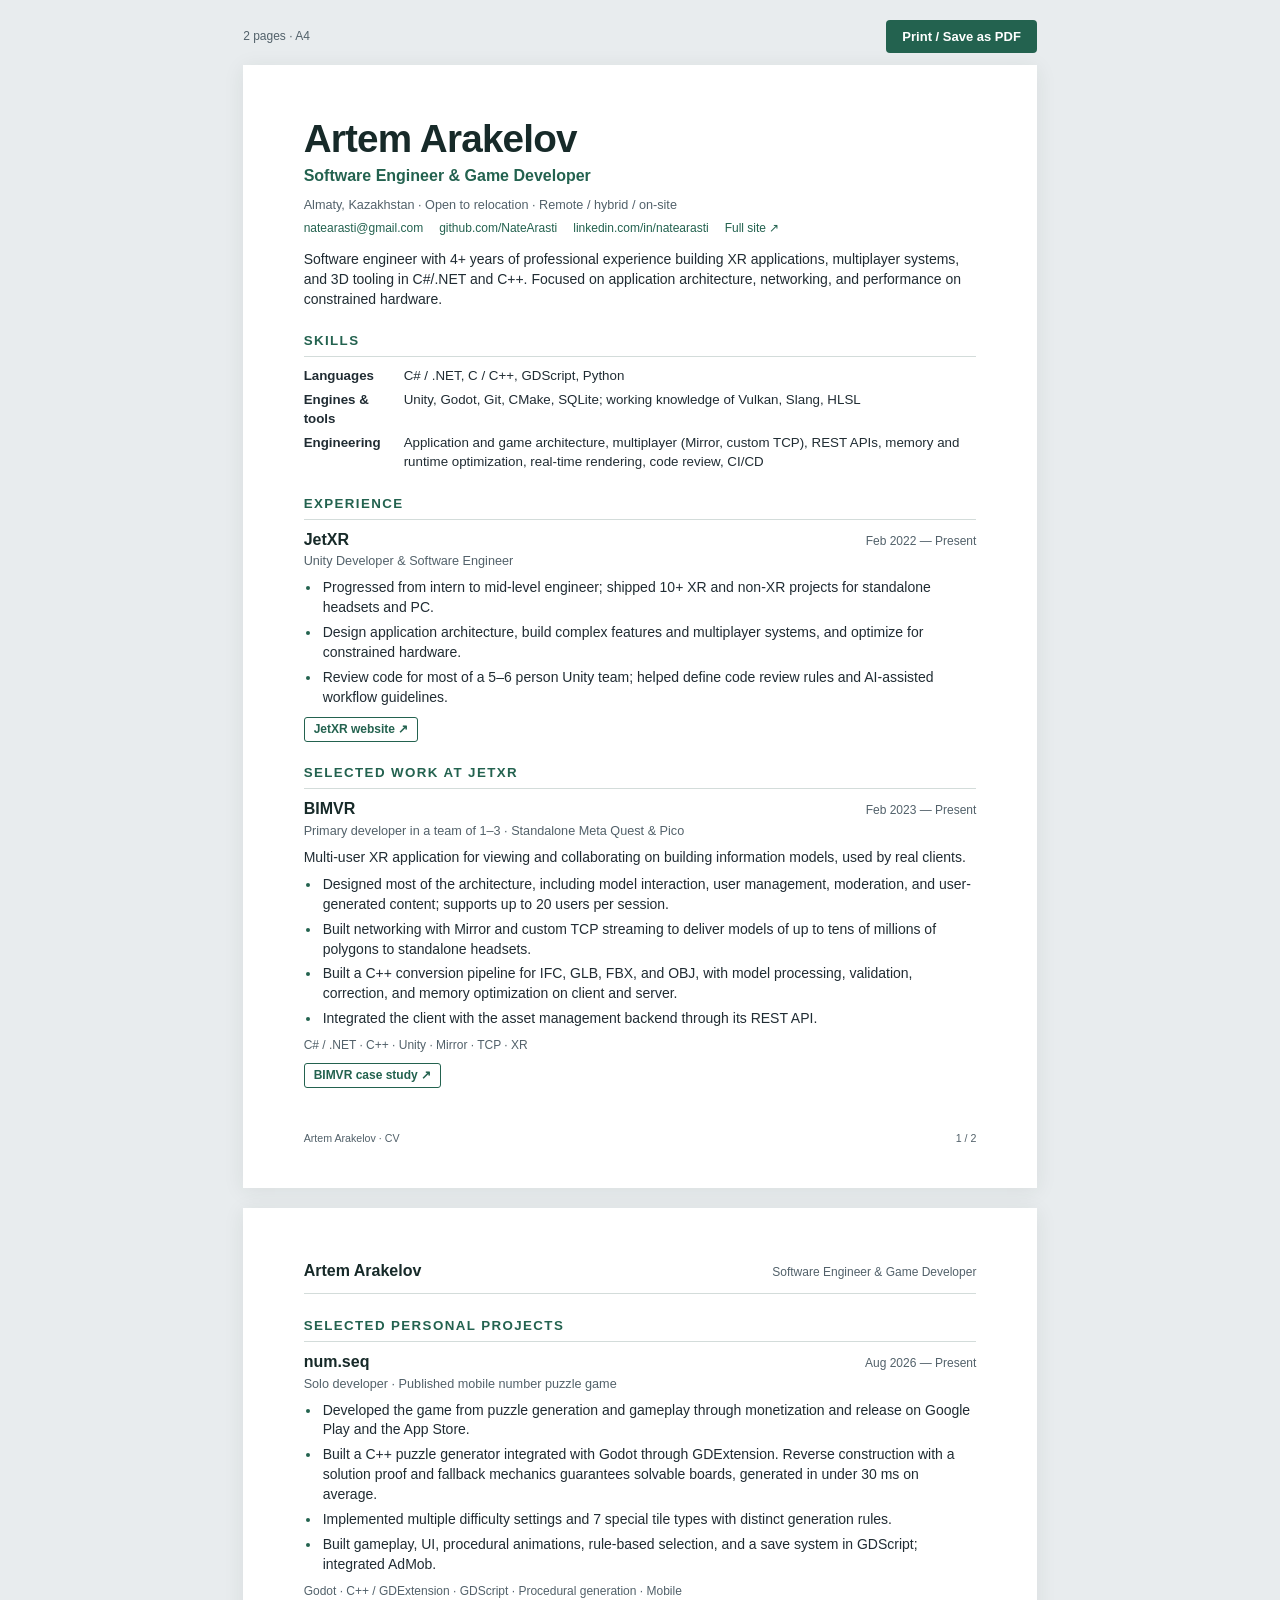
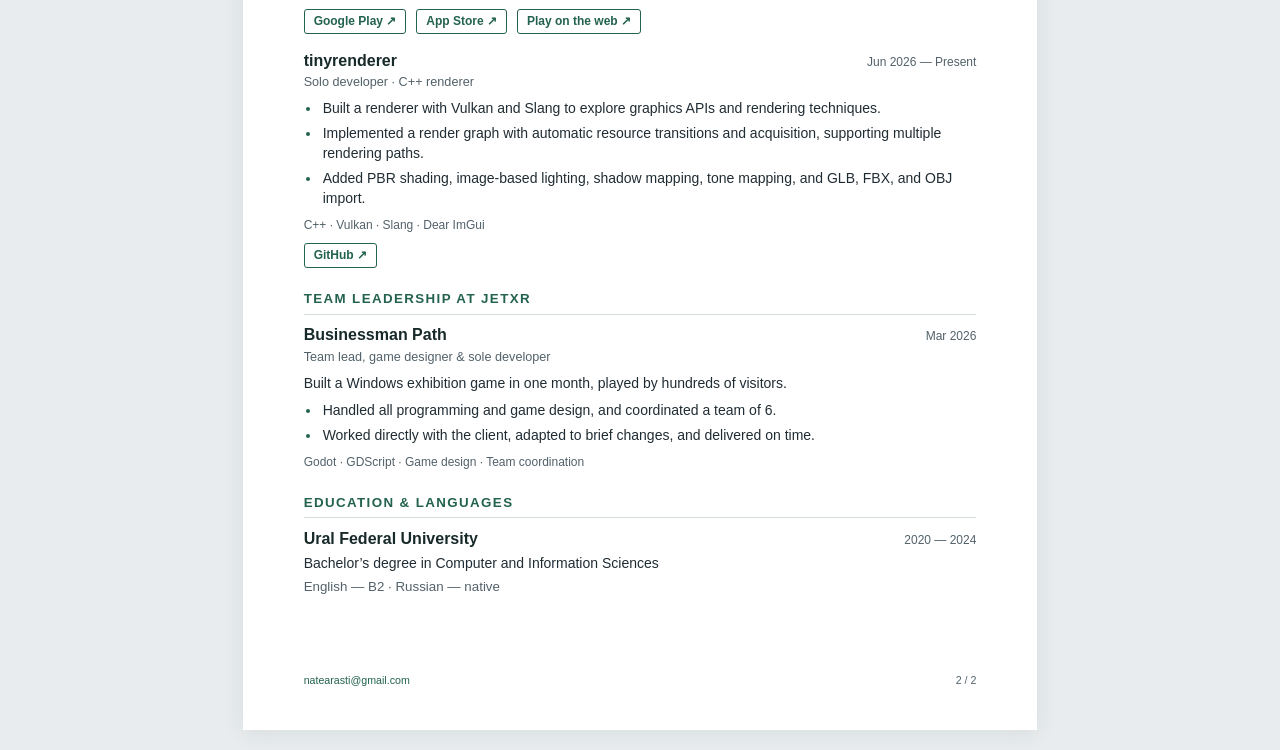
<file: cv.html>
<!DOCTYPE html>
<html lang="en">
  <head>
    <meta charset="UTF-8">
    <meta name="viewport" content="width=device-width, initial-scale=1.0">
    <meta name="color-scheme" content="light">
    <title>Artem Arakelov — CV</title>
    <style>
      :root {
        color-scheme: light;
        font-family: Arial, Helvetica, sans-serif;
        color: #202c33;
        background: #e8ecee;
        font-size: 10.5pt;
        line-height: 1.42;
        --accent: #23624f;
        --muted: #52616a;
        --rule: #d3dcda;
      }

      * { box-sizing: border-box; }
      body { margin: 0; }
      h1, h2, h3, p, dl, dd { margin: 0; }
      a { color: var(--accent); text-decoration: none; }
      a:hover { text-decoration: underline; }
      a:focus-visible, button:focus-visible { outline: 2px solid var(--accent); outline-offset: 3px; }

      .toolbar {
        width: 210mm;
        margin: 20px auto 12px;
        display: flex;
        justify-content: space-between;
        align-items: center;
        gap: 12px;
        font-size: 12px;
        color: var(--muted);
      }

      button {
        padding: 9px 16px;
        border: 0;
        border-radius: 4px;
        background: var(--accent);
        color: #fff;
        font: 600 13px Arial, sans-serif;
        cursor: pointer;
      }

      .sheet {
        width: 210mm;
        min-height: 297mm;
        margin: 0 auto 20px;
        padding: 14mm 16mm 11mm;
        background: #fff;
        box-shadow: 0 3px 20px #22332b14;
        display: flex;
        flex-direction: column;
      }

      h1 {
        color: #172a29;
        font-size: 29pt;
        line-height: 1.1;
        letter-spacing: -.8px;
      }

      .title { margin-top: 5px; color: var(--accent); font-size: 12pt; font-weight: 600; }
      .location { margin-top: 9px; font-size: 9.5pt; color: var(--muted); }
      .contacts { display: flex; flex-wrap: wrap; gap: 3px 16px; margin-top: 5px; font-size: 9pt; }
      .summary { margin-top: 13px; }

      section { margin-top: 6mm; }
      h2 {
        margin-bottom: 10px;
        padding-bottom: 5px;
        border-bottom: 1px solid var(--rule);
        color: var(--accent);
        font-size: 10pt;
        letter-spacing: 1.4px;
        text-transform: uppercase;
      }

      h3 { color: #172a29; font-size: 12pt; line-height: 1.3; }
      .heading { display: flex; justify-content: space-between; align-items: baseline; gap: 15px; }
      .date { flex-shrink: 0; color: var(--muted); font-size: 9pt; }
      .role { margin: 3px 0 7px; color: var(--muted); font-size: 9.5pt; }
      article + article { margin-top: 17px; }
      ul { margin: 7px 0 0; padding-left: 17px; }
      li { padding-left: 2px; }
      li + li { margin-top: 5px; }
      li::marker { color: var(--accent); }
      .stack { margin-top: 8px; color: var(--muted); font-size: 9pt; }
      .links { margin-top: 9px; display: flex; flex-wrap: wrap; gap: 6px 10px; font-size: 9pt; }
      .links a {
        padding: 3px 9px;
        border: 1px solid var(--accent);
        border-radius: 3px;
        font-weight: 700;
      }

      .skills { display: grid; grid-template-columns: 88px 1fr; gap: 5px 12px; font-size: 10pt; }
      dt { font-weight: 700; }
      .continued { display: flex; justify-content: space-between; align-items: baseline; padding-bottom: 10px; border-bottom: 1px solid var(--rule); }
      .continued p:first-child { font-size: 12pt; font-weight: 700; color: #172a29; }
      .continued p:last-child { font-size: 9pt; color: var(--muted); }
      .education p { margin-top: 4px; }
      .languages { margin-top: 9px; color: var(--muted); font-size: 10pt; }

      footer {
        margin-top: auto;
        padding-top: 10mm;
        display: flex;
        justify-content: space-between;
        color: var(--muted);
        font-size: 8pt;
      }

      @page { size: A4; margin: 0; }

      @media print {
        :root { background: #fff; }
        .toolbar { display: none; }
        .sheet {
          margin: 0;
          min-height: 296mm;
          box-shadow: none;
          break-after: page;
        }
        .sheet:last-child { break-after: auto; }
        article, .education { break-inside: avoid; }
        h2, .heading, .role { break-after: avoid; }
        p, li { orphans: 2; widows: 2; }
      }

      @media screen and (max-width: 820px) {
        .toolbar { width: auto; margin: 14px 18px; }
        .sheet { width: 100%; min-height: auto; padding: 28px 22px; margin-bottom: 12px; }
        h1 { font-size: 26pt; }
        .heading { flex-wrap: wrap; gap: 2px 12px; }
        .continued { gap: 12px; }
        .continued p:last-child { text-align: right; }
        .skills { grid-template-columns: 75px 1fr; }
        footer { padding-top: 24px; }
      }
    </style>
  </head>
  <body>
    <div class="toolbar">
      <span>2 pages · A4</span>
      <button type="button" onclick="window.print()">Print / Save as PDF</button>
    </div>

    <main>
      <div class="sheet" aria-label="Page 1 of 2">
        <header>
          <h1>Artem Arakelov</h1>
          <p class="title">Software Engineer &amp; Game Developer</p>
          <p class="location">Almaty, Kazakhstan · Open to relocation · Remote / hybrid / on-site</p>
          <div class="contacts" aria-label="Contact and profiles">
            <a href="mailto:natearasti@gmail.com">natearasti@gmail.com</a>
            <a href="https://github.com/NateArasti">github.com/NateArasti</a>
            <a href="https://www.linkedin.com/in/natearasti/">linkedin.com/in/natearasti</a>
            <a href="https://natearasti.github.io/">Full site ↗</a>
          </div>
          <p class="summary">
            Software engineer with 4+ years of professional experience building XR applications,
            multiplayer systems, and 3D tooling in C#/.NET and C++. Focused on application architecture,
            networking, and performance on constrained hardware.
          </p>
        </header>

        <section aria-labelledby="skills-title">
          <h2 id="skills-title">Skills</h2>
          <dl class="skills">
            <dt>Languages</dt>
            <dd>C# / .NET, C / C++, GDScript, Python</dd>
            <dt>Engines &amp; tools</dt>
            <dd>Unity, Godot, Git, CMake, SQLite; working knowledge of Vulkan, Slang, HLSL</dd>
            <dt>Engineering</dt>
            <dd>Application and game architecture, multiplayer (Mirror, custom TCP), REST APIs,
              memory and runtime optimization, real-time rendering, code review, CI/CD</dd>
          </dl>
        </section>

        <section aria-labelledby="experience-title">
          <h2 id="experience-title">Experience</h2>
          <article>
            <div class="heading">
              <h3>JetXR</h3>
              <p class="date">Feb 2022 — Present</p>
            </div>
            <p class="role">Unity Developer &amp; Software Engineer</p>
            <ul>
              <li>Progressed from intern to mid-level engineer; shipped 10+ XR and non-XR projects for standalone headsets and PC.</li>
              <li>Design application architecture, build complex features and multiplayer systems, and optimize for constrained hardware.</li>
              <li>Review code for most of a 5–6 person Unity team; helped define code review rules and AI-assisted workflow guidelines.</li>
            </ul>
            <p class="links"><a href="https://jetxr.style/">JetXR website ↗</a></p>
          </article>
        </section>

        <section aria-labelledby="selected-work-title">
          <h2 id="selected-work-title">Selected work at JetXR</h2>
          <article>
            <div class="heading">
              <h3>BIMVR</h3>
              <p class="date">Feb 2023 — Present</p>
            </div>
            <p class="role">Primary developer in a team of 1–3 · Standalone Meta Quest &amp; Pico</p>
            <p>Multi-user XR application for viewing and collaborating on building information models, used by real clients.</p>
            <ul>
              <li>Designed most of the architecture, including model interaction, user management, moderation, and user-generated content; supports up to 20 users per session.</li>
              <li>Built networking with Mirror and custom TCP streaming to deliver models of up to tens of millions of polygons to standalone headsets.</li>
              <li>Built a C++ conversion pipeline for IFC, GLB, FBX, and OBJ, with model processing, validation, correction, and memory optimization on client and server.</li>
              <li>Integrated the client with the asset management backend through its REST API.</li>
            </ul>
            <p class="stack">C# / .NET · C++ · Unity · Mirror · TCP · XR</p>
            <p class="links"><a href="https://jetxr.style/bim-vr">BIMVR case study ↗</a></p>
          </article>

        </section>

        <footer><span>Artem Arakelov · CV</span><span>1 / 2</span></footer>
      </div>

      <div class="sheet" aria-label="Page 2 of 2">
        <div class="continued">
          <p>Artem Arakelov</p>
          <p>Software Engineer &amp; Game Developer</p>
        </div>

        <section aria-labelledby="personal-title">
          <h2 id="personal-title">Selected personal projects</h2>
          <article>
            <div class="heading">
              <h3>num.seq</h3>
              <p class="date">Aug 2026 — Present</p>
            </div>
            <p class="role">Solo developer · Published mobile number puzzle game</p>
            <ul>
              <li>Developed the game from puzzle generation and gameplay through monetization and release on Google Play and the App Store.</li>
              <li>Built a C++ puzzle generator integrated with Godot through GDExtension. Reverse construction with a solution proof and fallback mechanics guarantees solvable boards, generated in under 30 ms on average.</li>
              <li>Implemented multiple difficulty settings and 7 special tile types with distinct generation rules.</li>
              <li>Built gameplay, UI, procedural animations, rule-based selection, and a save system in GDScript; integrated AdMob.</li>
            </ul>
            <p class="stack">Godot · C++ / GDExtension · GDScript · Procedural generation · Mobile</p>
            <div class="links">
              <a href="https://play.google.com/store/apps/details?id=com.natearasti.numseq">Google Play ↗</a>
              <a href="https://apps.apple.com/us/app/num-seq/id6818706340">App Store ↗</a>
              <a href="https://arasti.itch.io/numseq">Play on the web ↗</a>
            </div>
          </article>

          <article>
            <div class="heading">
              <h3>tinyrenderer</h3>
              <p class="date">Jun 2026 — Present</p>
            </div>
            <p class="role">Solo developer · C++ renderer</p>
            <ul>
              <li>Built a renderer with Vulkan and Slang to explore graphics APIs and rendering techniques.</li>
              <li>Implemented a render graph with automatic resource transitions and acquisition, supporting multiple rendering paths.</li>
              <li>Added PBR shading, image-based lighting, shadow mapping, tone mapping, and GLB, FBX, and OBJ import.</li>
            </ul>
            <p class="stack">C++ · Vulkan · Slang · Dear ImGui</p>
            <p class="links"><a href="https://github.com/NateArasti/tinyrenderer">GitHub ↗</a></p>
          </article>
        </section>

        <section aria-labelledby="additional-title">
          <h2 id="additional-title">Team leadership at JetXR</h2>
          <article>
            <div class="heading">
              <h3>Businessman Path</h3>
              <p class="date">Mar 2026</p>
            </div>
            <p class="role">Team lead, game designer &amp; sole developer</p>
            <p>Built a Windows exhibition game in one month, played by hundreds of visitors.</p>
            <ul>
              <li>Handled all programming and game design, and coordinated a team of 6.</li>
              <li>Worked directly with the client, adapted to brief changes, and delivered on time.</li>
            </ul>
            <p class="stack">Godot · GDScript · Game design · Team coordination</p>
          </article>
        </section>

        <section class="education" aria-labelledby="education-title">
          <h2 id="education-title">Education &amp; languages</h2>
          <div class="heading">
            <h3>Ural Federal University</h3>
            <p class="date">2020 — 2024</p>
          </div>
          <p>Bachelor’s degree in Computer and Information Sciences</p>
          <p class="languages">English — B2 · Russian — native</p>
        </section>

        <footer><a href="mailto:natearasti@gmail.com">natearasti@gmail.com</a><span>2 / 2</span></footer>
      </div>
    </main>
  </body>
</html>
</file>
